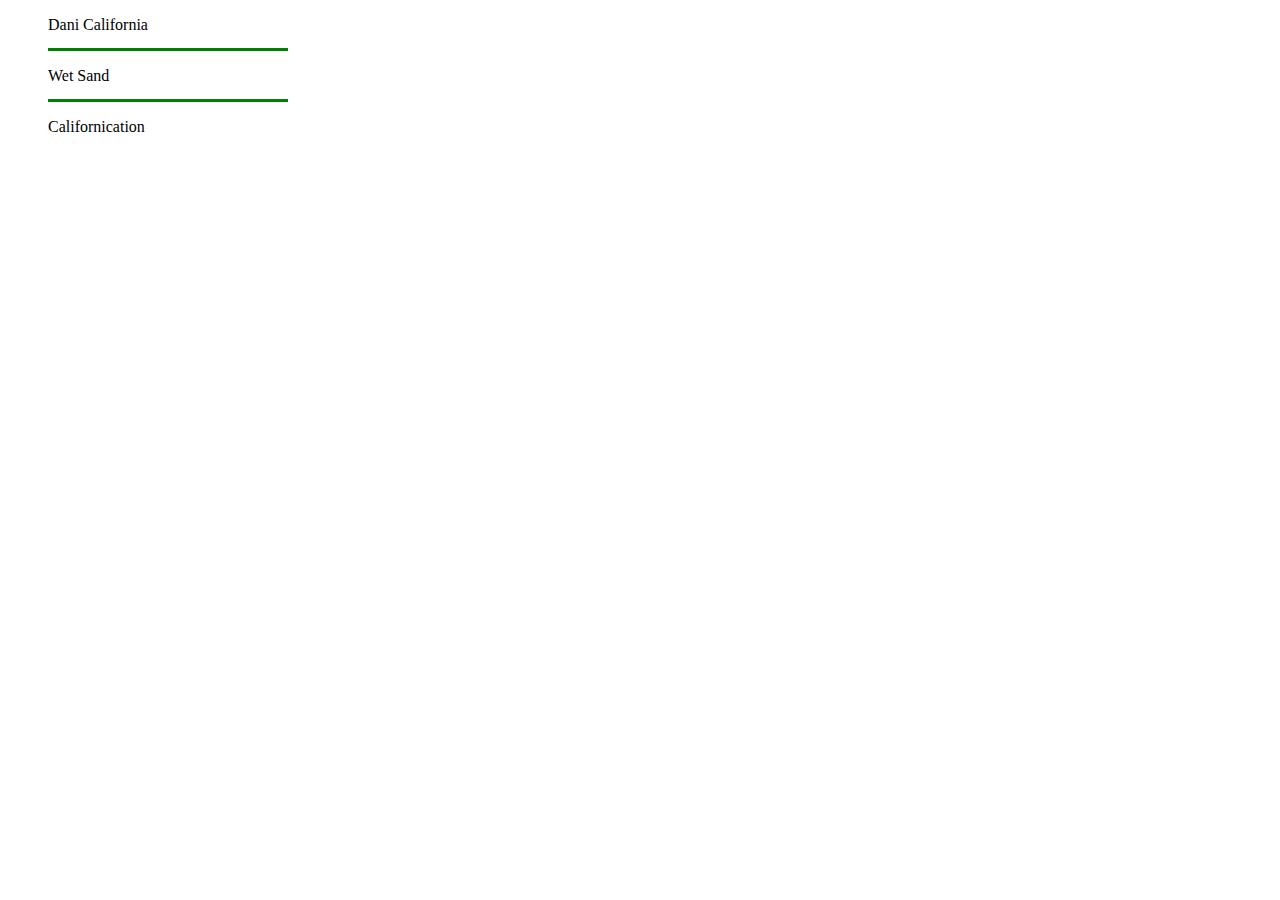
<file: opdracht1/v1/index.html>
<!DOCTYPE html>
<html lang="en">

<head>
    <meta charset="UTF-8">
    <title>Drag'n'Drop</title>
    <link rel="stylesheet" href="style/style.css">
</head>

<body>
    <ul>

        <li>
            <div id="li1" draggable="true" ondragstart="dragstart_handler(event);">
                <p>Dani California</p>
            </div>
        </li>
        <li id="target1" ondrop="dropOne_handler(event);" ondragover="dragoverOne_handler(event);">
            <div id="drop1" class="dropzone"></div>
        </li>
        <li>
            <div id="li2" draggable="true" ondragstart="dragstart_handler(event);">
                <p>Wet Sand</p>
            </div>
        </li>
        <li id="target2" ondrop="dropTwo_handler(event);" ondragover="dragoverTwo_handler(event);" ondragleave="dragleave(event);">
            <div id="drop2" class="dropzone"></div>
        </li>
        <li>
            <div id="li3" draggable="true" ondragstart="dragstart_handler(event);">
                <p>Californication</p>
            </div>
        </li>
    </ul>
    <script src="script/script.js"></script>
</body>

</html>
</file>
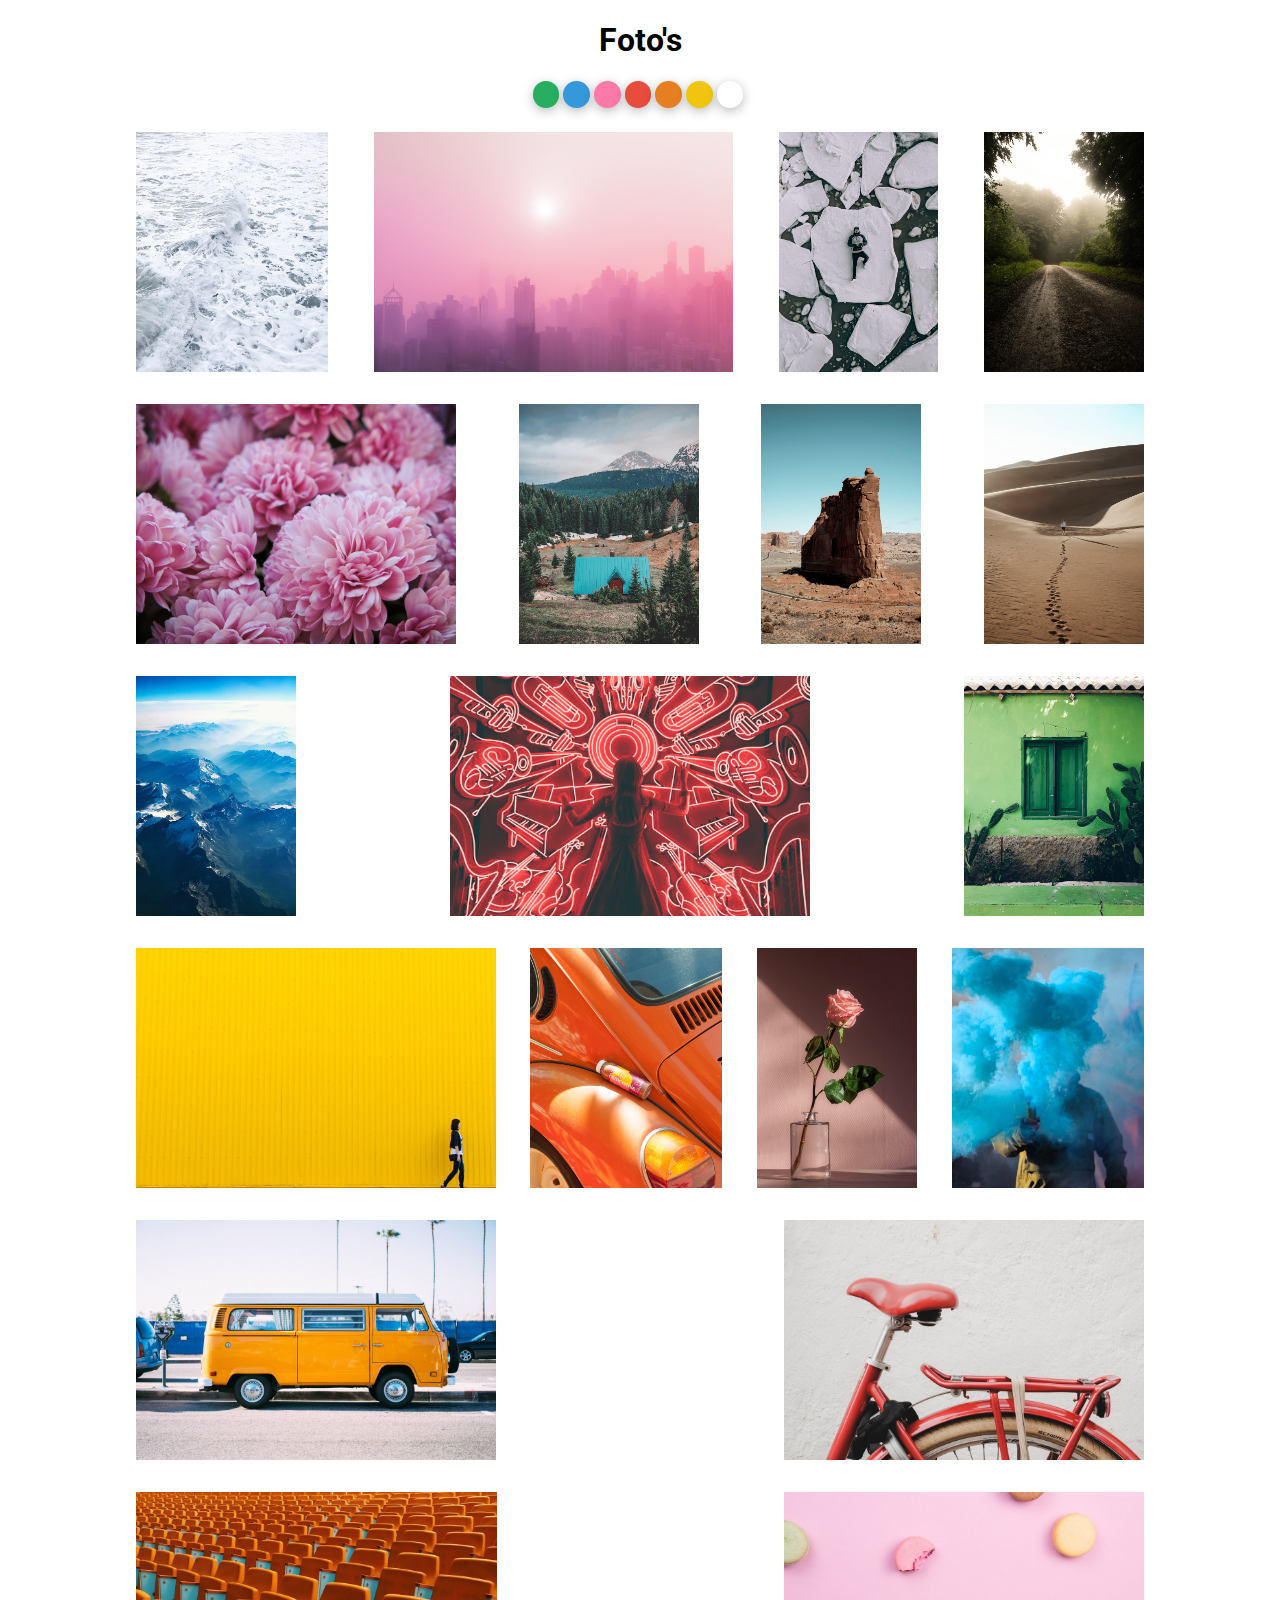
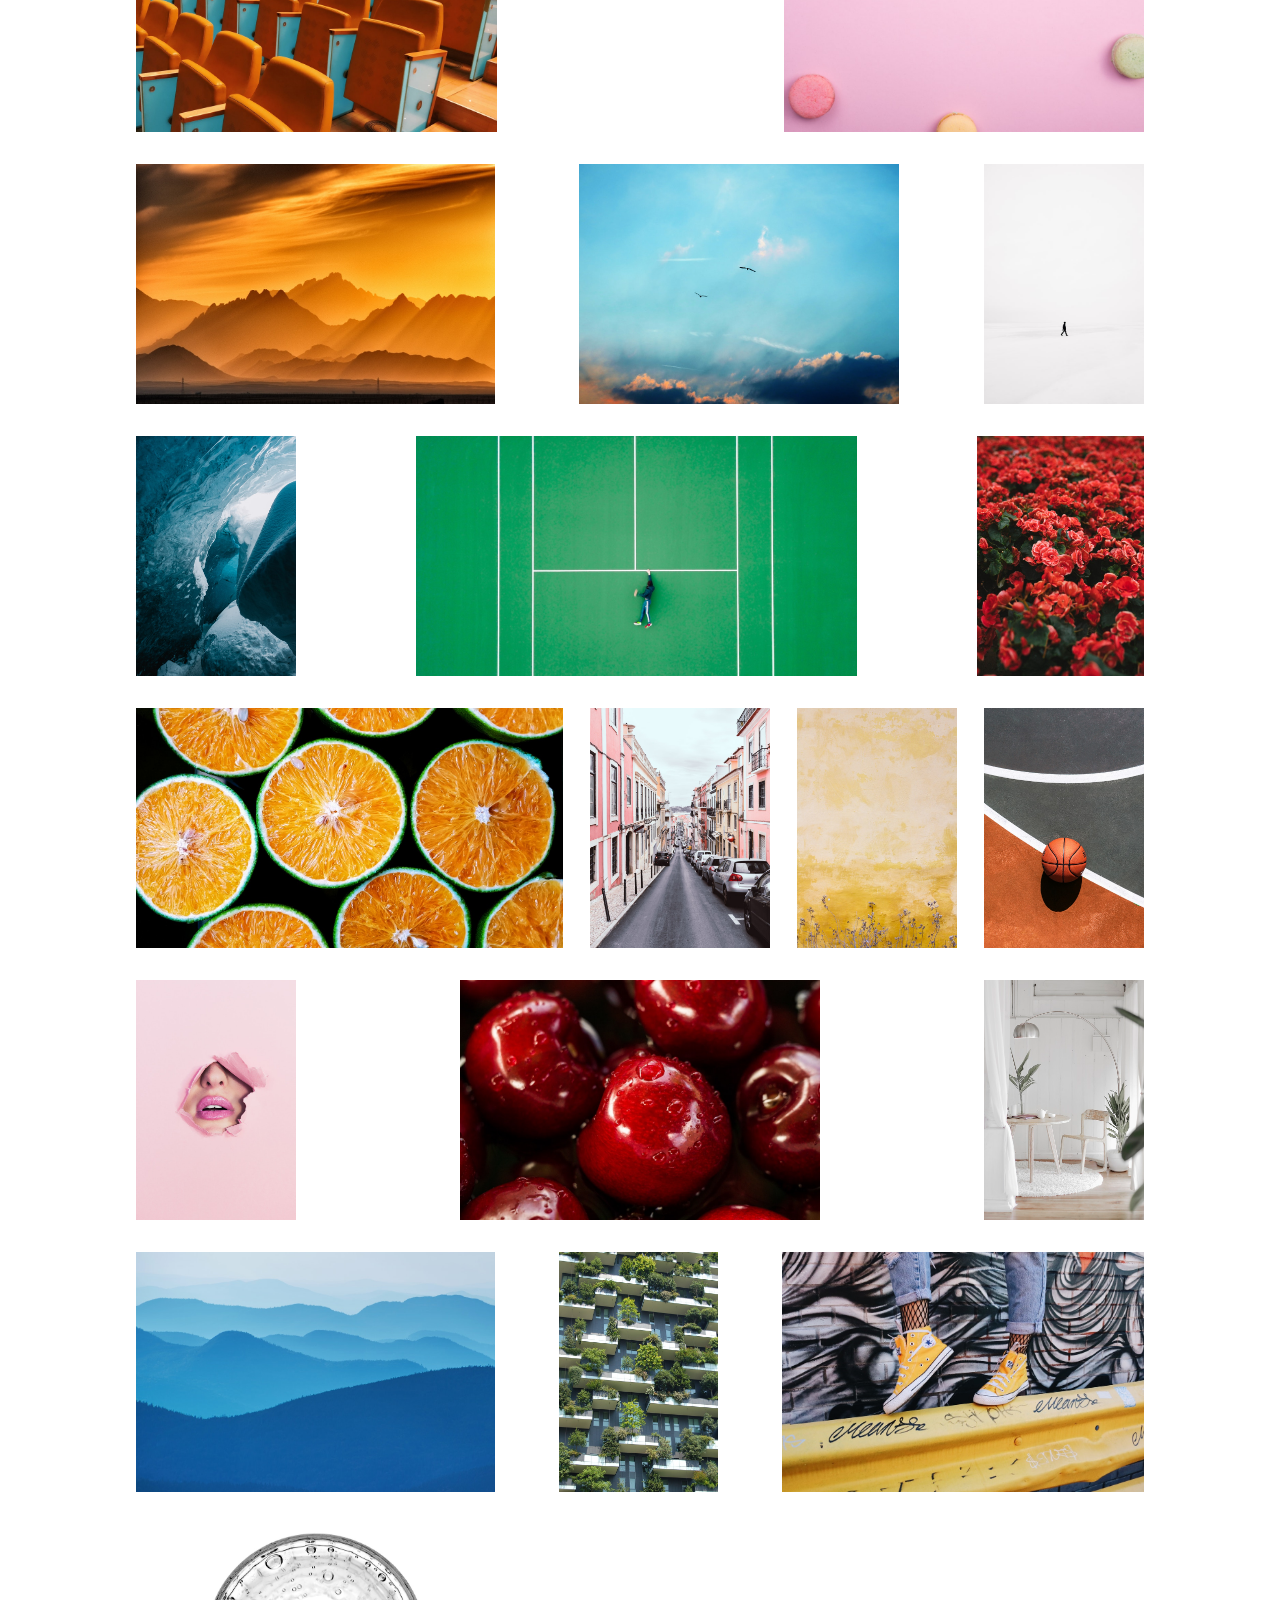
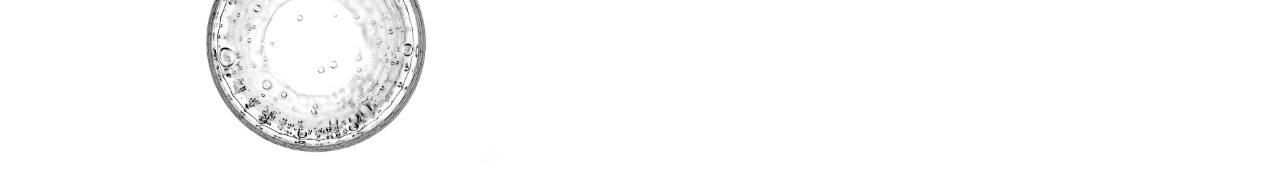
<file: opdracht1/v2/index.html>
<!DOCTYPE html>
<html lang="en">

<head>
    <meta charset="UTF-8">
    <title>Joopie's Foto's</title>
    <link rel="stylesheet" href="style/stylesheet.css">
    <link href="https://fonts.googleapis.com/css?family=Roboto:300" rel="stylesheet">

</head>

<body>
    <header>
        <h1>Foto's</h1>
        <nav>

            <button class="btnGreen" id="green"></button>
            <button class="btnBlue" id="blue"></button>
            <button class="btnPink" id="pink"></button>
            <button class="btnRed" id="red"></button>
            <button class="btnOrange" id="orange"></button>
            <button class="btnYellow" id="yellow"></button>
            <button class="btnWhite" id="white"></button>
            <button class="deleteHide" id="deleteFilter"></button>

        </nav>
    </header>
    <main>
        <div>
            <img class="white" src="images/1.jpeg" alt="">
            <img class="pink" src="images/2.jpeg" alt="">
            <img class="white" src="images/3.jpeg" alt="">
            <img class="green" src="images/4.jpeg" alt="">
            <img class="pink" src="images/5.jpeg" alt="">
            <img class="green" src="images/6.jpeg" alt="">
            <img class="blue" src="images/7.jpeg" alt="">
            <img class="yellow" src="images/8.jpeg" alt="">
            <img class="blue" src="images/9.jpeg" alt="">
            <img class="red" src="images/10.jpeg" alt="">
            <img class="green" src="images/11.jpeg" alt="">
            <img class="yellow" src="images/12.jpeg" alt="">
            <img class="orange" src="images/13.jpeg" alt="">
            <img class="pink" src="images/15.jpeg" alt="">
            <img class="blue" src="images/16.jpeg" alt="">
            <img class="yellow" src="images/17.jpeg" alt="">
            <img class="red" src="images/18.jpeg" alt="">
            <img class="orange" src="images/19.jpeg" alt="">
            <img class="pink" src="images/20.jpeg" alt="">
            <img class="yellow" src="images/21.jpeg" alt="">
            <img class="blue" src="images/22.jpeg" alt="">
            <img class="white" src="images/23.jpeg" alt="">
            <img class="blue" src="images/24.jpeg" alt="">
            <img class="green" src="images/28.jpeg" alt="">
            <img class="red" src="images/26.jpeg" alt="">
            <img class="orange" src="images/27.jpeg" alt="">
            <img class="pink" src="images/25.jpeg" alt="">
            <img class="yellow" src="images/29.jpeg" alt="">
            <img class="orange" src="images/30.jpeg" alt="">
            <img class="pink" src="images/31.jpeg" alt="">
            <img class="red" src="images/32.jpeg" alt="">
            <img class="white" src="images/33.jpeg" alt="">
            <img class="blue" src="images/34.jpeg" alt="">
            <img class="green" src="images/35.jpeg" alt="">
            <img class="yellow" src="images/36.jpeg" alt="">
            <img class="white" src="images/37.jpeg" alt="">
        </div>
    </main>
    <script src="script/script.js"></script>
</body>

</html>
</file>
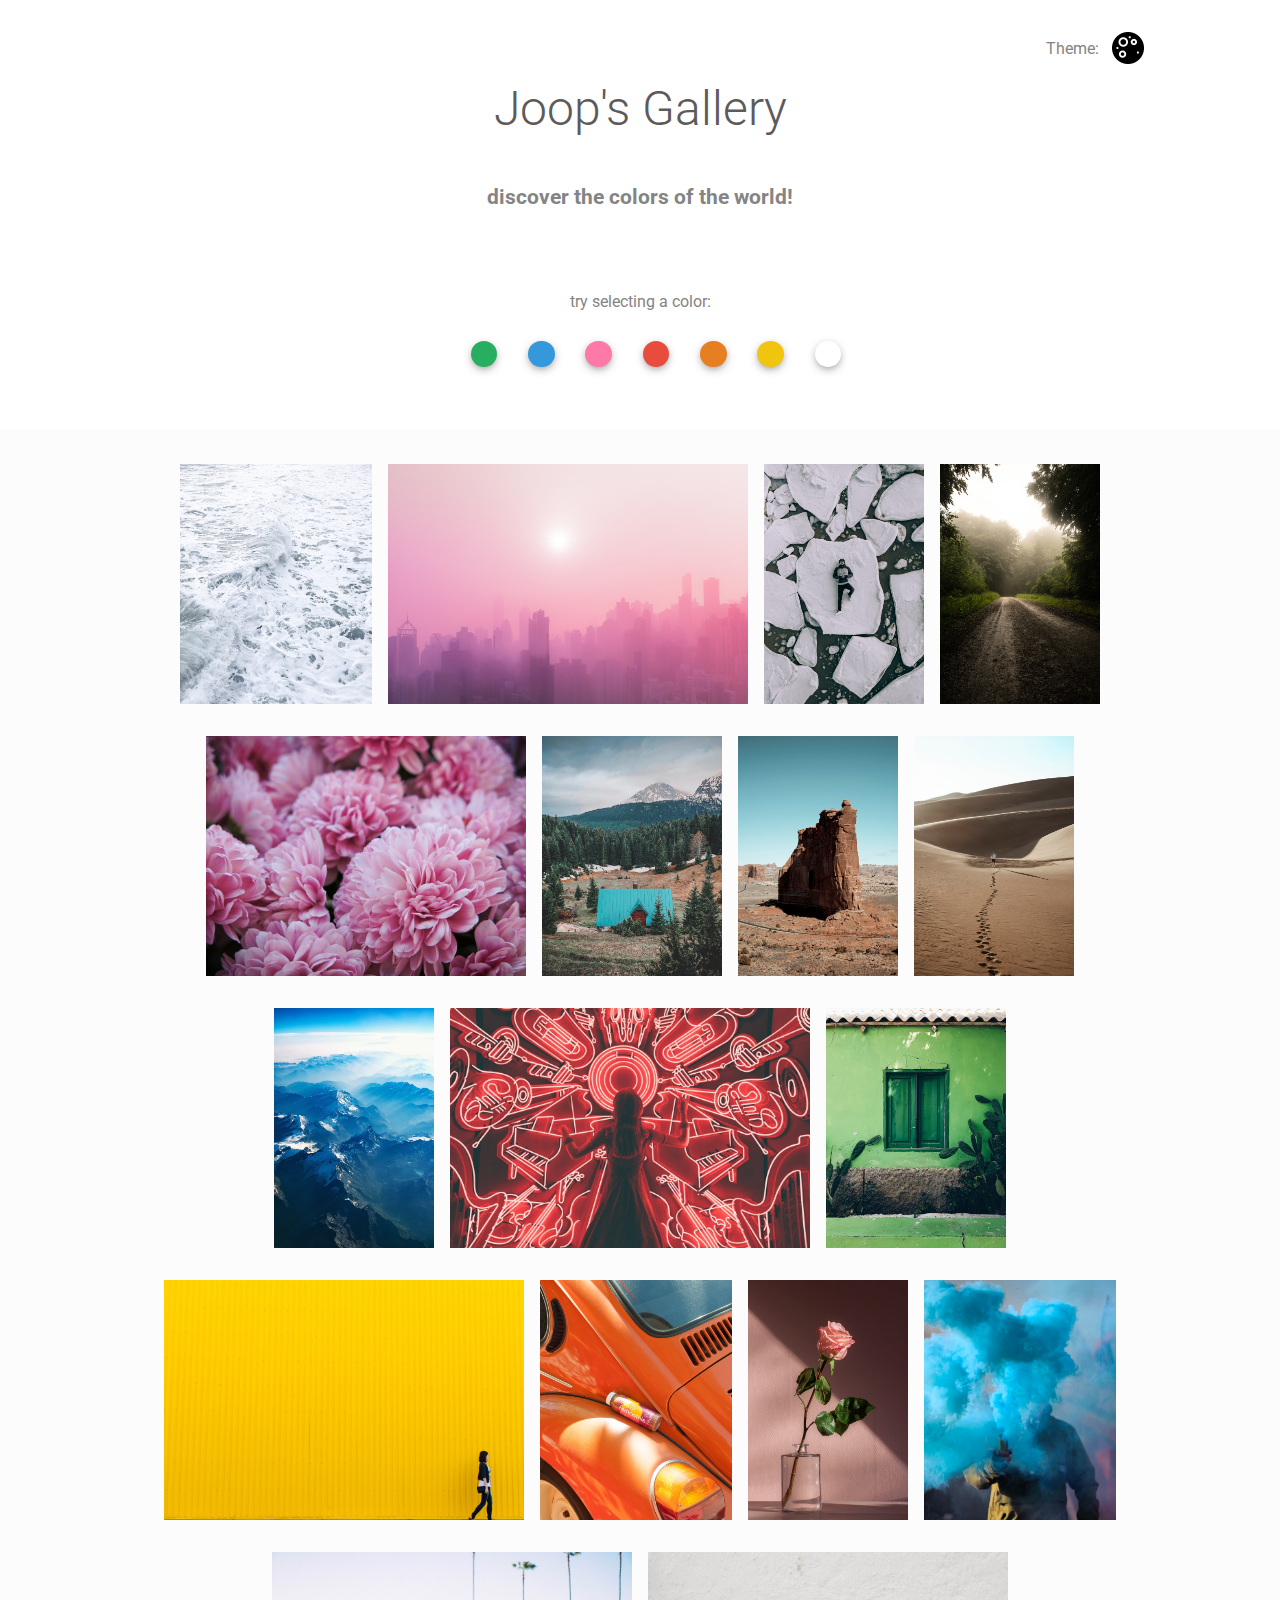
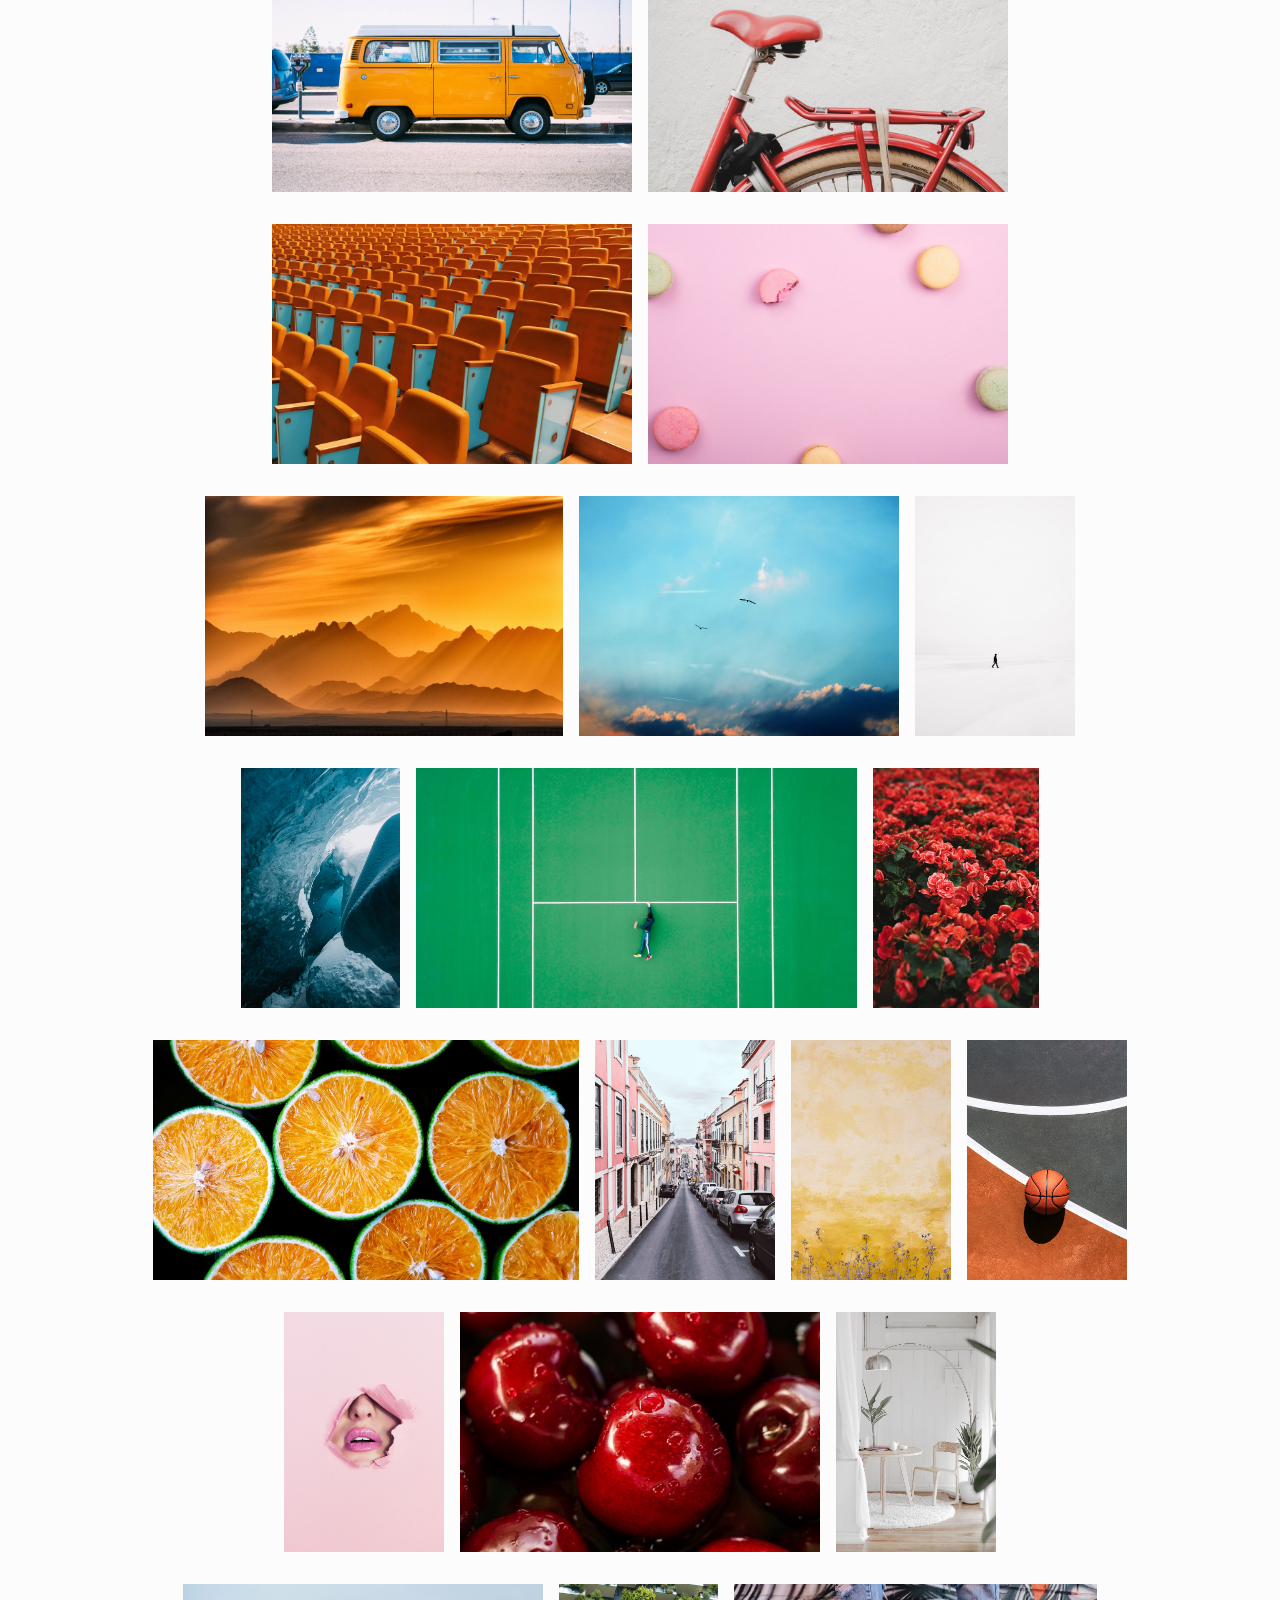
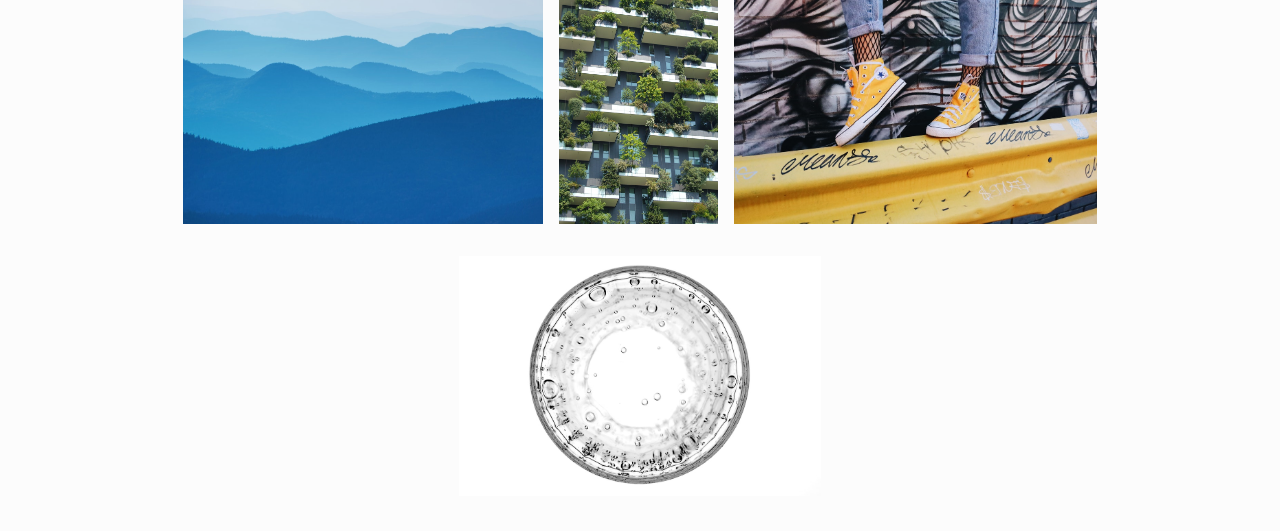
<file: opdracht1/v3/index.html>
<!DOCTYPE html>
<html lang="en">

<head>
    <meta charset="UTF-8">
    <title>Joopie's Foto's</title>
    <link rel="stylesheet" href="style/stylesheet.css">
    <link href="https://fonts.googleapis.com/css?family=Roboto:300,700" rel="stylesheet">

</head>

<body>
    <header>
        <h1>Joop's Gallery</h1>
        <h2 id="color">discover the colors of the world!</h2>
        <p id="nice">try selecting a color:</p>
        <div class="theme">
            <p>Theme:</p><img id="themeBtn" src="images/full-moon.png" alt="">
        </div>
        <nav>

            <button id="green"></button>
            <button id="blue"></button>
            <button id="pink"></button>
            <button id="red"></button>
            <button id="orange"></button>
            <button id="yellow"></button>
            <button id="white"></button>

        </nav>
    </header>
    <main>
        <div>
            <img class="white" src="images/1.jpeg" alt="">
            <img class="pink" src="images/2.jpeg" alt="">
            <img class="white" src="images/3.jpeg" alt="">
            <img class="green" src="images/4.jpeg" alt="">
            <img class="pink" src="images/5.jpeg" alt="">
            <img class="green" src="images/6.jpeg" alt="">
            <img class="blue" src="images/7.jpeg" alt="">
            <img class="yellow" src="images/8.jpeg" alt="">
            <img class="blue" src="images/9.jpeg" alt="">
            <img class="red" src="images/10.jpeg" alt="">
            <img class="green" src="images/11.jpeg" alt="">
            <img class="yellow" src="images/12.jpeg" alt="">
            <img class="orange" src="images/13.jpeg" alt="">
            <img class="pink" src="images/15.jpeg" alt="">
            <img class="blue" src="images/16.jpeg" alt="">
            <img class="yellow" src="images/17.jpeg" alt="">
            <img class="red" src="images/18.jpeg" alt="">
            <img class="orange" src="images/19.jpeg" alt="">
            <img class="pink" src="images/20.jpeg" alt="">
            <img class="yellow" src="images/21.jpeg" alt="">
            <img class="blue" src="images/22.jpeg" alt="">
            <img class="white" src="images/23.jpeg" alt="">
            <img class="blue" src="images/24.jpeg" alt="">
            <img class="green" src="images/28.jpeg" alt="">
            <img class="red" src="images/26.jpeg" alt="">
            <img class="orange" src="images/27.jpeg" alt="">
            <img class="pink" src="images/25.jpeg" alt="">
            <img class="yellow" src="images/29.jpeg" alt="">
            <img class="orange" src="images/30.jpeg" alt="">
            <img class="pink" src="images/31.jpeg" alt="">
            <img class="red" src="images/32.jpeg" alt="">
            <img class="white" src="images/33.jpeg" alt="">
            <img class="blue" src="images/34.jpeg" alt="">
            <img class="green" src="images/35.jpeg" alt="">
            <img class="yellow" src="images/36.jpeg" alt="">
            <img class="white" src="images/37.jpeg" alt="">
        </div>
    </main>
    <script src="script/script.js"></script>
</body>

</html>
</file>
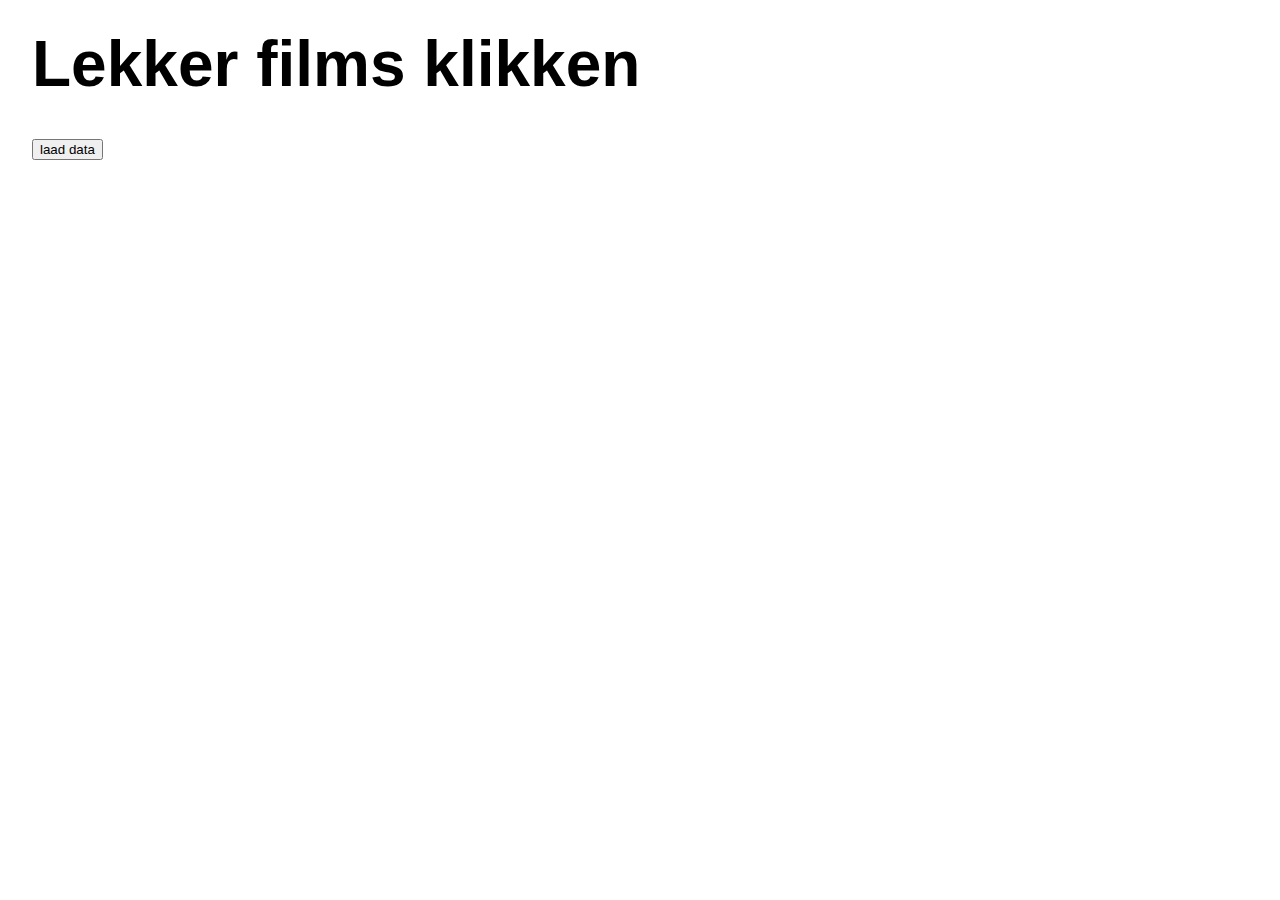
<file: opdracht3/XMLHttpRequest/index.html>
<html>
  <head>
    <title>FvD.3 - XMLHttpRequest</title>
    <meta name="viewport" content="width=device-width, initial-scale=1">
    <link rel="stylesheet" href="style.css" />
  </head>
  <body>
    <main>
      <header>
        <h1>Lekker films klikken</h1>
      </header>
      <button>laad data</button>
      <span id=loader>Loading data ...</span>

      <!-- HIer wordt de html geinjecteerd-->
      <section></section>
    </main>

    <script src="script.js"></script>
  </body>
</html>
</file>
<file: opdracht1/v1/style/style.css>
li {
    list-style-type: none;
}

div {
    height: 2em;
    width: 15em;
    background-color: white;
}

li div.dropzone {
    background-color: green;
    height: 0.2em;
    transition: height 0.5s;
}
</file>
<file: opdracht1/v2/style/stylesheet.css>
h1 {
    text-align: center;
    font-family: 'Roboto', sans-serif;
}

nav {
    width: 80vw;
    margin: auto;
    text-align: center;
    height: 2em;
}

button {
    height: 2em;
    width: 2em;
    background-color: crimson;
    border-radius: 1em;
    box-shadow: 0px 3px 13px -2px rgba(0, 0, 0, 0.4);
    border: none;
}

button:focus {
    height: 2.2em;
    width: 2.2em;
    border-radius: 1.1em;
    box-shadow: 0px 3px 17px -2px rgba(0, 0, 0, 0.28);
    outline: none;
    border: none;
}

button.btnWhite {
    background-color: white;
}

button.btnGreen {
    background-color: #27ae60;
    margin-left: 2em;
}

button.btnBlue {
    background-color: #3498db;
}

button.btnPink {
    background-color: #fd79a8;
}

button.btnRed {
    background-color: #e74c3c;
}

button.btnOrange {
    background-color: #e67e22;
}

button.btnYellow {
    background-color: #f1c40f;
}

button.deleteHide {
    background-color: #181818;
    position: relative;
    left: 0em;
    visibility: hidden;
    opacity: 0;
    transition: all 1s;
}

button.deleteShow {
    background-color: #181818;
    position: relative;
    left: 3em;
    visibility: visible;
    opacity: 0.5;
    transition: all 1s;
}

main div {
    display: flex;
    flex-wrap: wrap;
    justify-content: space-between;
    width: 80vw;
    margin: auto;
    padding: 0.2em;
}


img {
    max-height: 15em;
    margin: 1em 0.5em;
    transition: all 0.2s;
}

img:hover {
    max-height: 14em;
    margin-top: 1.5em;
}
</file>
<file: opdracht1/v3/style/stylesheet.css>
* {
    text-align: center;
    font-family: 'Roboto', sans-serif;
    color: #848484;
}

body {
    margin: 0;
    padding: 0;
}

header {
    padding: 2em;
    transition: background-color 1.1s;
}

h1 {
    font-size: 3em;
    font-weight: 300;
    width: 80vw;
    margin: auto;
    margin-bottom: 1em;
    margin-top: 1em;
    color: #5d5a5a;
}

h2 {
    font-size: 1.3em;
    width: 80vw;
    font-weight: 700;
    margin: auto;
    margin-bottom: 4em;
}

p {
    width: 80vw;
    margin: auto;
}

nav {

    width: 100%;
    margin: auto;
    text-align: center;
    padding: 1em;

}

button {
    height: 2em;
    width: 2em;
    background-color: crimson;
    border-radius: 1em;
    box-shadow: 0px 3px 10px -2px rgba(0, 0, 0, 0.5);
    border: none;
    background-image: url("../images/icon-cross.png");
    background-size: 40%;
    background-repeat: no-repeat;
    background-position: 60px 7px;
    margin: 1em;
    transition: all 0.5s;
}

button:hover {
    box-shadow: 0px 1px 4px -1px rgba(0, 0, 0, 0.4);
}

button:focus {

    outline: none;
    border: none;
}

button.visiting {
    width: 6em;
    background-image: url("../images/icon-cross.png");
    background-size: 15%;
    background-repeat: no-repeat;
    background-position: 48px 6px;
}

nav button:nth-child(1) {
    background-color: #27ae60;
}

nav button:nth-child(1):hover {
    background-color: #2dbe6a;
}

nav button:nth-child(1):active {}

nav button:nth-child(2) {
    background-color: #3498db;
}

nav button:nth-child(2):hover {
    background-color: #57aae2;
}

nav button:nth-child(3) {
    background-color: #fd79a8;
}

nav button:nth-child(3):hover {
    background-color: #fa91b7;
}

nav button:nth-child(4) {
    background-color: #e74c3c;
}

nav button:nth-child(4):hover {
    background-color: #ef6a5c;
}

nav button:nth-child(5) {
    background-color: #e67e22;
}

nav button:nth-child(5):hover {
    background-color: #ed913f;
}

nav button:nth-child(6) {
    background-color: #f1c40f;
}

nav button:nth-child(6):hover {
    background-color: #fcd538;
}

nav button:nth-child(7) {
    background-color: white;
    background-image: url("../images/icon-cross-gray.png");
}

nav button:nth-child(7):hover {
    background-color: #f2f2f2;
}

main {

    padding-top: 1em;
    padding-bottom: 1em;
    background-color: #fcfcfc;
    min-height: 30em;
    transition: background-color 1s;
}

main div {
    display: flex;
    flex-wrap: wrap;
    justify-content: space-between;
    width: 80vw;
    margin: auto;
    padding: 0.2em;
}


img {
    max-height: 15em;
    margin: 1em 0.5em;
    transition: all 0.2s;
}

img:hover {
    max-height: 16em;
    margin-top: -0.2em;
    box-shadow: -1px 20px 19px -9px rgba(0, 0, 0, 0.1);
}

div.theme {
    width: 7em;
    display: flex;
    position: absolute;
    top: 1em;
    right: 10%;
}

div.theme img {
    height: 2em;
    margin-top: 1em;
}

div.theme img:hover {
    box-shadow: none;
    margin-top: 0.8em;
}

.darktheme {
    background-color: #191919;
}

.darktheme: {}

@media only screen and (max-width: 1860px) {
    main div {
        display: flex;
        flex-wrap: wrap;
        justify-content: center;
        width: 80vw;
        margin: auto;
        padding: 0.2em;
    }

}

@media only screen and (max-width: 400px) {
    button {
        margin: 0.5em;
    }


}
</file>
<file: opdracht3/XMLHttpRequest/style.css>
* {
  box-sizing: border-box;
}
body{
  margin:1em;
  font: 2em/1 helvetica;
}
span{
  color: green;
  margin: 0;
  padding: 1em;
  width: calc(6 * 450px);
  list-style-position: inside;
  background: DARKSEAGREEN;
  transition: all 1s ease;
  display: none;
}
.show{
  display: inline;
}
.hide{
  display: none;
}

/* ************* */
section ul{
  display: none;
  padding: 0;
  background: pink;
}
</file>
